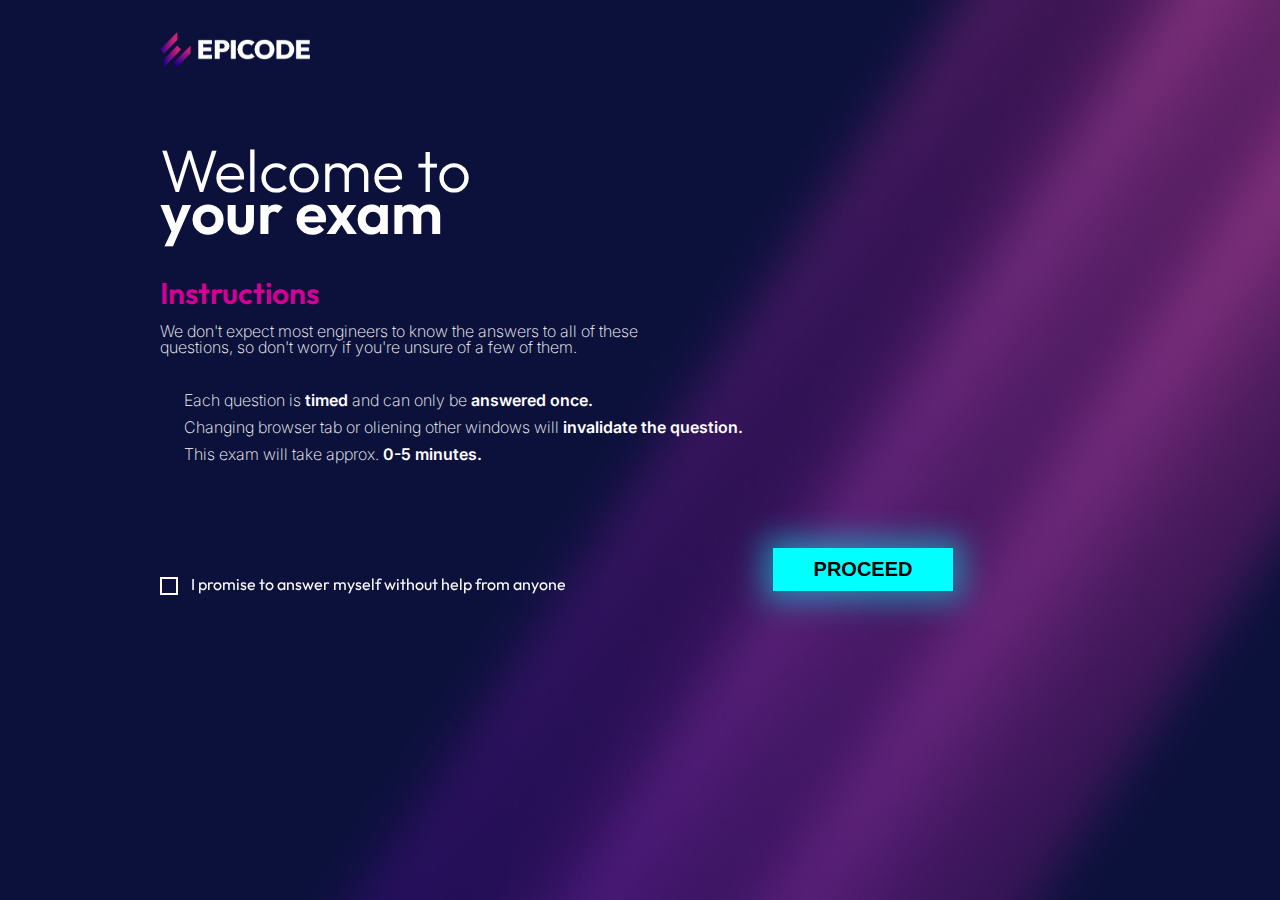
<file: index.html>
<!DOCTYPE html>
<html lang="en">
  <head>
    <meta charset="UTF-8" />
    <meta name="viewport" content="width=device-width, initial-scale=1.0" />
    <link rel="stylesheet" href="./assets/css/reset.css" />
    <link rel="stylesheet" href="/assets/css/style.css" />
    <title>Epicode Exam</title>
  </head>
  <body>
    <header>
      <img id="logo" src="./assets/img/epicode_logo.png" alt="epicode logo" />
    </header>
    <main>
      <article>
        <h1>
          Welcome to<br />
          <strong>your exam</strong>
        </h1>
      </article>

      <section>
        <h3>Instructions</h3>
        <h4 class="inter">
          We don't expect most engineers to know the answers to all of these<br />
          questions, so don't worry if you're unsure of a few of them.
        </h4>
        <ul class="inter">
          <li>
            Each question is <strong>timed</strong> and can only be
            <strong>answered once.</strong>
          </li>
          <li>
            Changing browser tab or oliening other windows will
            <strong>invalidate the question.</strong>
          </li>
          <li>This exam will take approx. <strong>0-5 minutes.</strong></li>
        </ul>
      </section>
      <form>
        <div id="inputPreview">
          <input
            name="cssCheckbox"
            id="demo_opt_1"
            type="checkbox"
            class="css-checkbox"
            required
          />
          <label for="demo_opt_1"
            >I promise to answer myself without help from anyone</label
          >
        </div>

        <div class="button">
          <button type="submit">PROCEED</button>
        </div>
      </form>
    </main>
  </body>
  <link rel="preconnect" href="https://fonts.googleapis.com" />
  <link rel="preconnect" href="https://fonts.gstatic.com" crossorigin />
  <link
    href="https://fonts.googleapis.com/css2?family=Inter:ital,opsz,wght@0,14..32,100..900;1,14..32,100..900&family=Outfit:wght@100..900&display=swap"
    rel="stylesheet"
  />
  <style>
    @import url('https://fonts.googleapis.com/css2?family=Inter:ital,opsz,wght@0,14..32,100..900;1,14..32,100..900&family=Outfit:wght@100..900&display=swap');
  </style>
  <style>
    @import url('https://fonts.googleapis.com/css2?family=Outfit:wght@100..900&display=swap');
  </style>
  <link rel="preconnect" href="https://fonts.googleapis.com" />
  <link rel="preconnect" href="https://fonts.gstatic.com" crossorigin />
  <link
    href="https://fonts.googleapis.com/css2?family=Outfit:wght@100..900&display=swap"
    rel="stylesheet"
  />
</html>
</file>
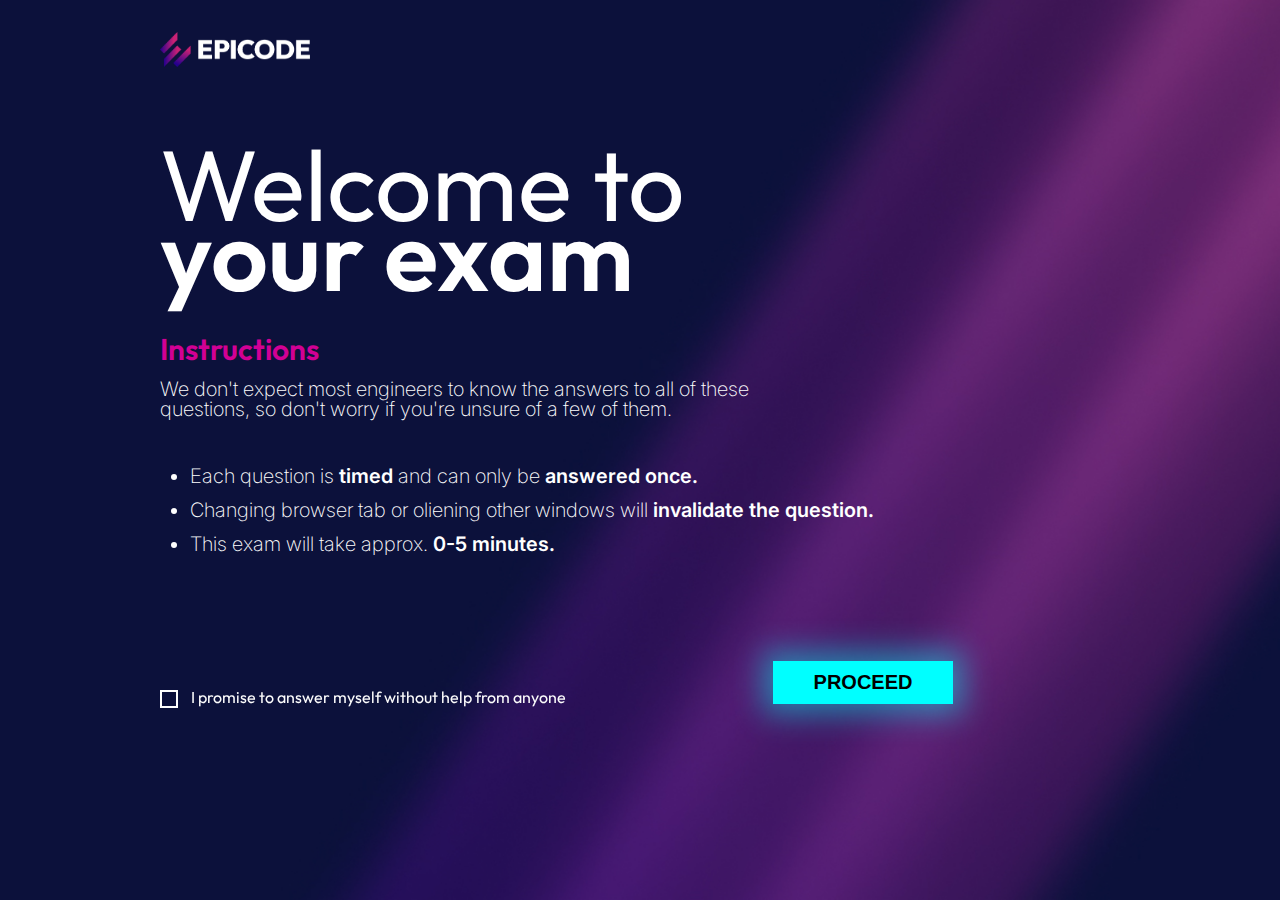
<file: welcomePage.html>
<!DOCTYPE html>
<html lang="en">
  <head>
    <meta charset="UTF-8" />
    <meta name="viewport" content="width=device-width, initial-scale=1.0" />
    <link rel="stylesheet" href="./assets/css/reset.css" />
    <link rel="stylesheet" href="./assets/css/welcomePageStyle.css" />
    <link rel="preconnect" href="https://fonts.googleapis.com" />
    <link rel="preconnect" href="https://fonts.gstatic.com" crossorigin />
    <link
      href="https://fonts.googleapis.com/css2?family=Outfit:wght@100..900&display=swap"
      rel="stylesheet"
    />
    <link rel="preconnect" href="https://fonts.googleapis.com" />
    <link rel="preconnect" href="https://fonts.gstatic.com" crossorigin />
    <link
      href="https://fonts.googleapis.com/css2?family=Inter:ital,opsz,wght@0,14..32,100..900;1,14..32,100..900&family=Outfit:wght@100..900&display=swap"
      rel="stylesheet"
    />
    <title>Epicode Exam</title>
  </head>
  <body>
    <header>
      <img id="logo" src="./assets/img/epicode_logo.png" alt="epicode logo" />
    </header>
    <main>
      <article>
        <h1>
          Welcome to<br />
          <strong>your exam</strong>
        </h1>
      </article>

      <section>
        <h3>Instructions</h3>
        <h4 class="inter">
          We don't expect most engineers to know the answers to all of these<br />
          questions, so don't worry if you're unsure of a few of them.
        </h4>
        <ul class="inter">
          <li>
            Each question is <strong>timed</strong> and can only be
            <strong>answered once.</strong>
          </li>
          <li>
            Changing browser tab or oliening other windows will
            <strong>invalidate the question.</strong>
          </li>
          <li>This exam will take approx. <strong>0-5 minutes.</strong></li>
        </ul>
      </section>
      <form>
        <div id="inputPreview">
          <input
            name="cssCheckbox"
            id="demo_opt_1"
            type="checkbox"
            class="css-checkbox"
            required
          />
          <label for="demo_opt_1"
            >I promise to answer myself without help from anyone</label
          >
        </div>

        <div class="button">
          <button id="bottoneCarino">PROCEED</button>
        </div>
      </form>
    </main>
    <script src="./assets/script/welcomePage.js"></script>
     
  </body>
</html>
</file>
<file: assets/css/style.css>
body {
  margin-left: 10em;
  margin-top: 2em;
  background-image: url(/assets/img/bg.jpg);
  background-size: cover;
  background-repeat: no-repeat;
  font-family: 'Outfit', sans-serif;
  color: white;
}

#logo {
  width: 150px;
}

/* Fonts */

h1 {
  font-weight: 300;
  font-size: 60px;
  color: white;
  line-height: 0.7em;
}

h3 {
  margin-top: 1.5em;
  margin-bottom: 0.5em;
  font-size: 30px;
  font-weight: 600;
  color: #d20094;
}
h4 {
  margin-bottom: 2em;
}

strong {
  font-weight: 600;
}

.inter {
  font-weight: 200;
  font-size: 16px;
  font-family: 'inter', sans-serif;
}

/* Header */
header {
  margin-bottom: 5em;
}

/* UL */
ul {
  margin-left: 1.5em;
  margin-bottom: 5em;
  line-height: 1.7em;
}

.checkbox,
.button {
  cursor: pointer;
  display: inline-block;
}

.checkbox-wrapper {
}

button {
  margin-left: 30em;
  cursor: pointer;
  font-size: 20px;
  padding: 10px 0;
  transition: 1s;
  width: 180px;
  border-style: none;
  -webkit-box-shadow: 0px 0px 30px 10px rgba(0, 255, 255, 0.449);
  -moz-box-shadow: 0px 0px 30px 10px rgba(0, 255, 255, 0.449);
  box-shadow: 0px 0px 30px 10px rgba(0, 255, 255, 0.449);
  background: rgb(0, 255, 255);
  font-weight: 700;
}

button:hover {
  color: rgb(255, 255, 255);
  width: 190px;
  background: rgb(0, 255, 255) none repeat scroll 0% 0% / auto padding-box;
}

.css-checkbox {
  position: absolute;
  overflow: hidden;
  clip: rect(0 0 0 0);
  height: 1px;
  width: 1px;
  margin: -1px;
  padding: 0;
  border: 0;
}
#inputPreview {
  margin-right: 10px;
  display: inline-block;
  gap: 20px;
  justify-content: center;
}
.css-checkbox + label {
  position: fixed;
  font-size: 16px;
  cursor: pointer;
  display: inline-block;
  align-items: center;
  height: 16px;
  color: rgb(252, 252, 252);
}
.css-checkbox + label::before {
  content: ' ';
  display: inline-block;
  vertical-align: middle;
  margin-right: 13px;
  width: 14px;
  height: 14px;
  background-color: rgb(12, 16, 59);
  border-width: 2px;
  border-style: solid;
  border-color: rgb(255, 255, 255);
  box-shadow: none;
}
.css-checkbox:checked + label::after {
  content: ' ';
  background-image: url('[data-uri]');
  background-repeat: no-repeat;
  background-size: 10px 10px;
  background-position: center center;
  position: absolute;
  display: flex;
  justify-content: center;
  align-items: center;
  margin-left: 0px;
  left: 0px;
  top: 0px;
  text-align: center;
  background-color: transparent;
  font-size: 10px;
  height: 16px;
  width: 16px;
}
</file>
<file: assets/css/welcomePageStyle.css>
@import url('https://fonts.googleapis.com/css2?family=Outfit:wght@100..900&display=swap');
@import url('https://fonts.googleapis.com/css2?family=Inter:ital,opsz,wght@0,14..32,100..900;1,14..32,100..900&family=Outfit:wght@100..900&display=swap');

body {
  margin-left: 10em;
  margin-top: 2em;
  background-image: url(/assets/img/bg.jpg);
  background-size: cover;
  background-repeat: no-repeat;
  font-family: 'Outfit', sans-serif;
  color: white;
}
header {
  margin-bottom: 5em;
}

#logo {
  width: 150px;
}

/* Fonts */

h1 {
  font-size: 100px;
  color: white;
  line-height: 0.7em;
}

h3 {
  margin-top: 1.5em;
  margin-bottom: 0.5em;
  font-size: 30px;
  font-weight: 600;
  color: #d20094;
}
h4 {
  margin-bottom: 2em;
}

strong {
  font-weight: 600;
}

.inter {
  font-weight: 200;
  font-size: 20px;
  font-family: 'inter', sans-serif;
}

/* UL */
ul {
  margin-left: 1.5em;
  margin-bottom: 5em;
  line-height: 1.7em;
  text-decoration: dotted;
}

li {
  list-style: disc;
}

/* Checkbox and button */
.checkbox,
.button {
  cursor: pointer;
  display: inline-block;
}

button {
  cursor: pointer;
  margin-left: 30em;
  cursor: pointer;
  font-size: 20px;
  padding: 10px 0;
  transition: 1s;
  width: 180px;
  border-style: none;
  -webkit-box-shadow: 0px 0px 30px 10px rgba(0, 255, 255, 0.449);
  -moz-box-shadow: 0px 0px 30px 10px rgba(0, 255, 255, 0.449);
  box-shadow: 0px 0px 30px 10px rgba(0, 255, 255, 0.449);
  background: rgb(0, 255, 255);
  font-weight: 700;
  display: inline-block;
}

button:hover {
  color: rgb(255, 255, 255);
  width: 190px;
  background: rgb(0, 255, 255) none repeat scroll 0% 0% / auto padding-box;
}

.css-checkbox {
  position: absolute;
  overflow: hidden;
  clip: rect(0 0 0 0);
  height: 1px;
  width: 1px;
  margin: -1px;
  padding: 0;
  border: 0;
  display: inline-block;
  cursor: pointer;
}
#inputPreview {
  margin-right: 10px;
  display: inline-block;
  gap: 20px;
  justify-content: center;
}
.css-checkbox + label {
  position: fixed;
  font-size: 16px;
  cursor: pointer;
  display: inline-block;
  align-items: center;
  height: 16px;
  color: rgb(252, 252, 252);
}
.css-checkbox + label::before {
  content: ' ';
  display: inline-block;
  vertical-align: middle;
  margin-right: 13px;
  width: 14px;
  height: 14px;
  background-color: rgb(12, 16, 59);
  border-width: 2px;
  border-style: solid;
  border-color: rgb(255, 255, 255);
  box-shadow: none;
}
.css-checkbox:checked + label::after {
  content: ' ';
  background-image: url('[data-uri]');
  background-repeat: no-repeat;
  background-size: 10px 10px;
  background-position: center center;
  position: absolute;
  display: flex;
  justify-content: center;
  align-items: center;
  margin-left: 0px;
  left: 0px;
  top: 0px;
  text-align: center;
  background-color: transparent;
  font-size: 10px;
  height: 16px;
  width: 16px;
}
</file>
